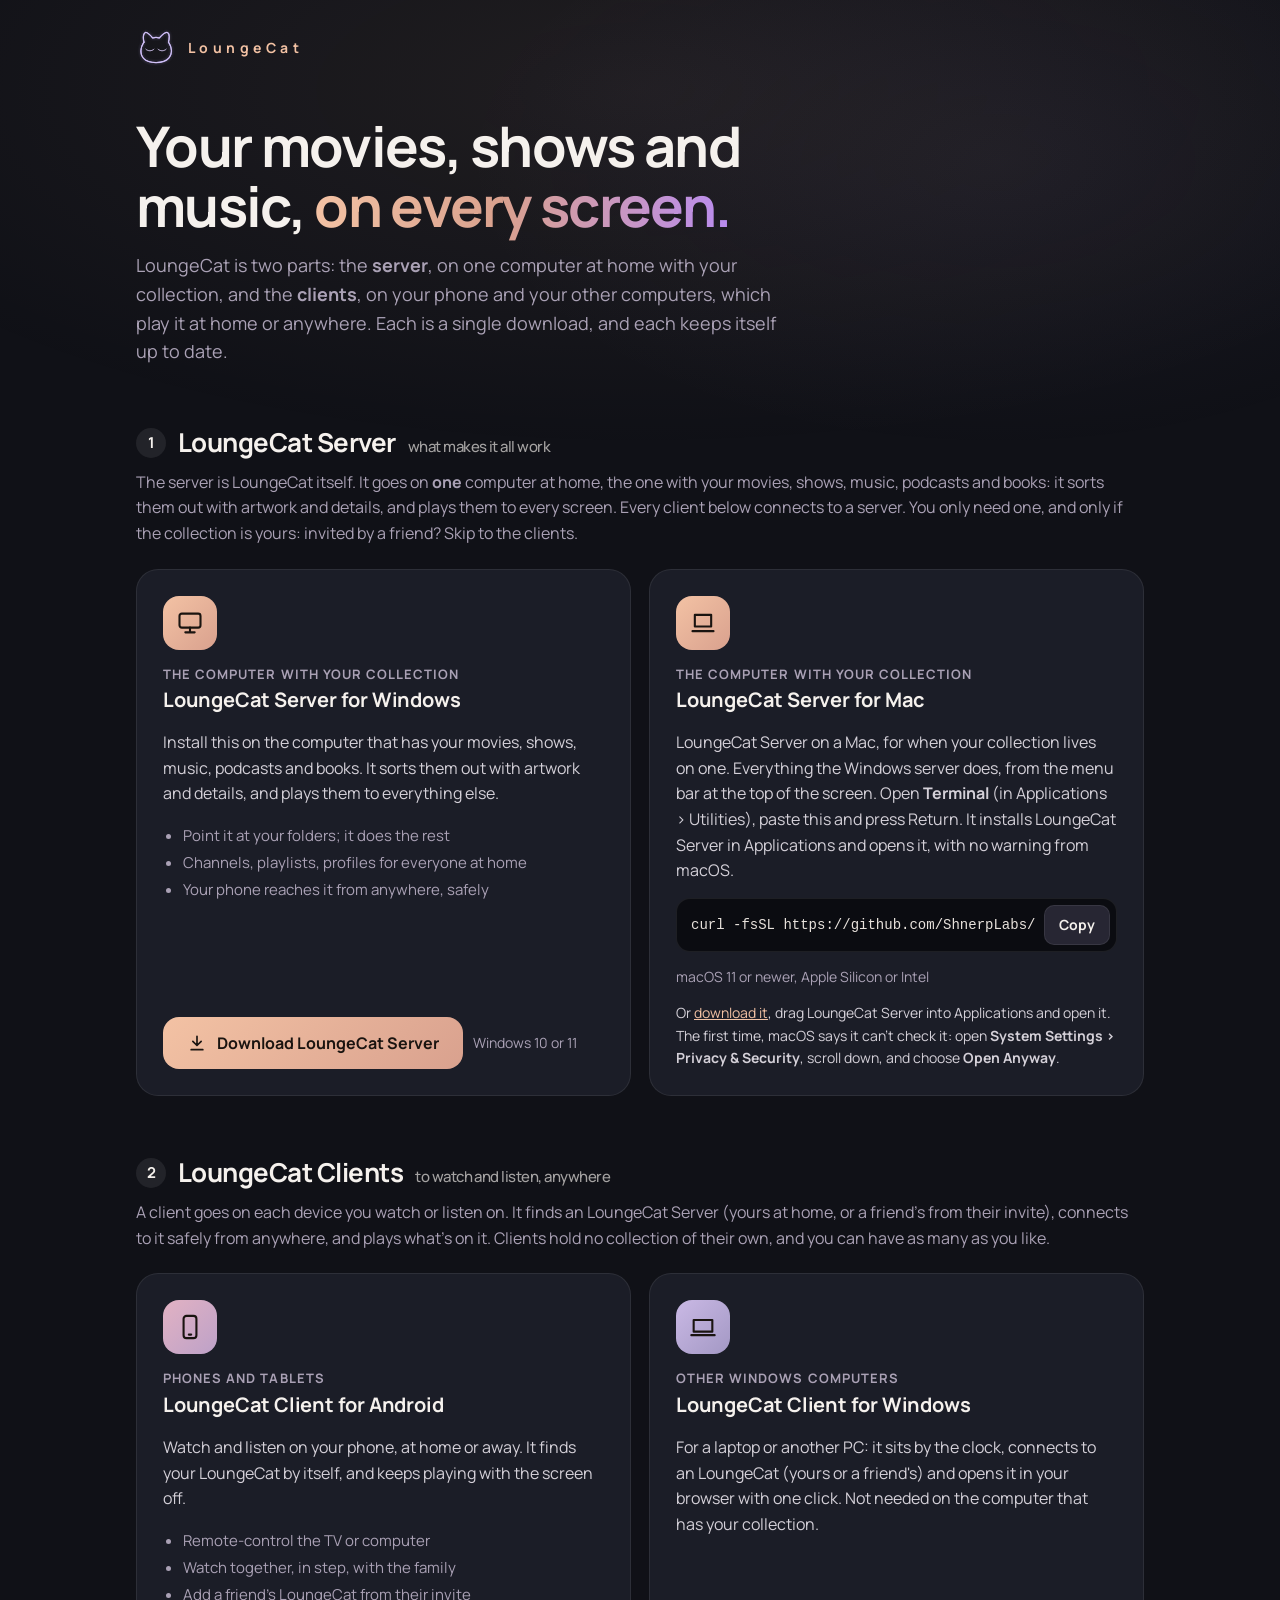
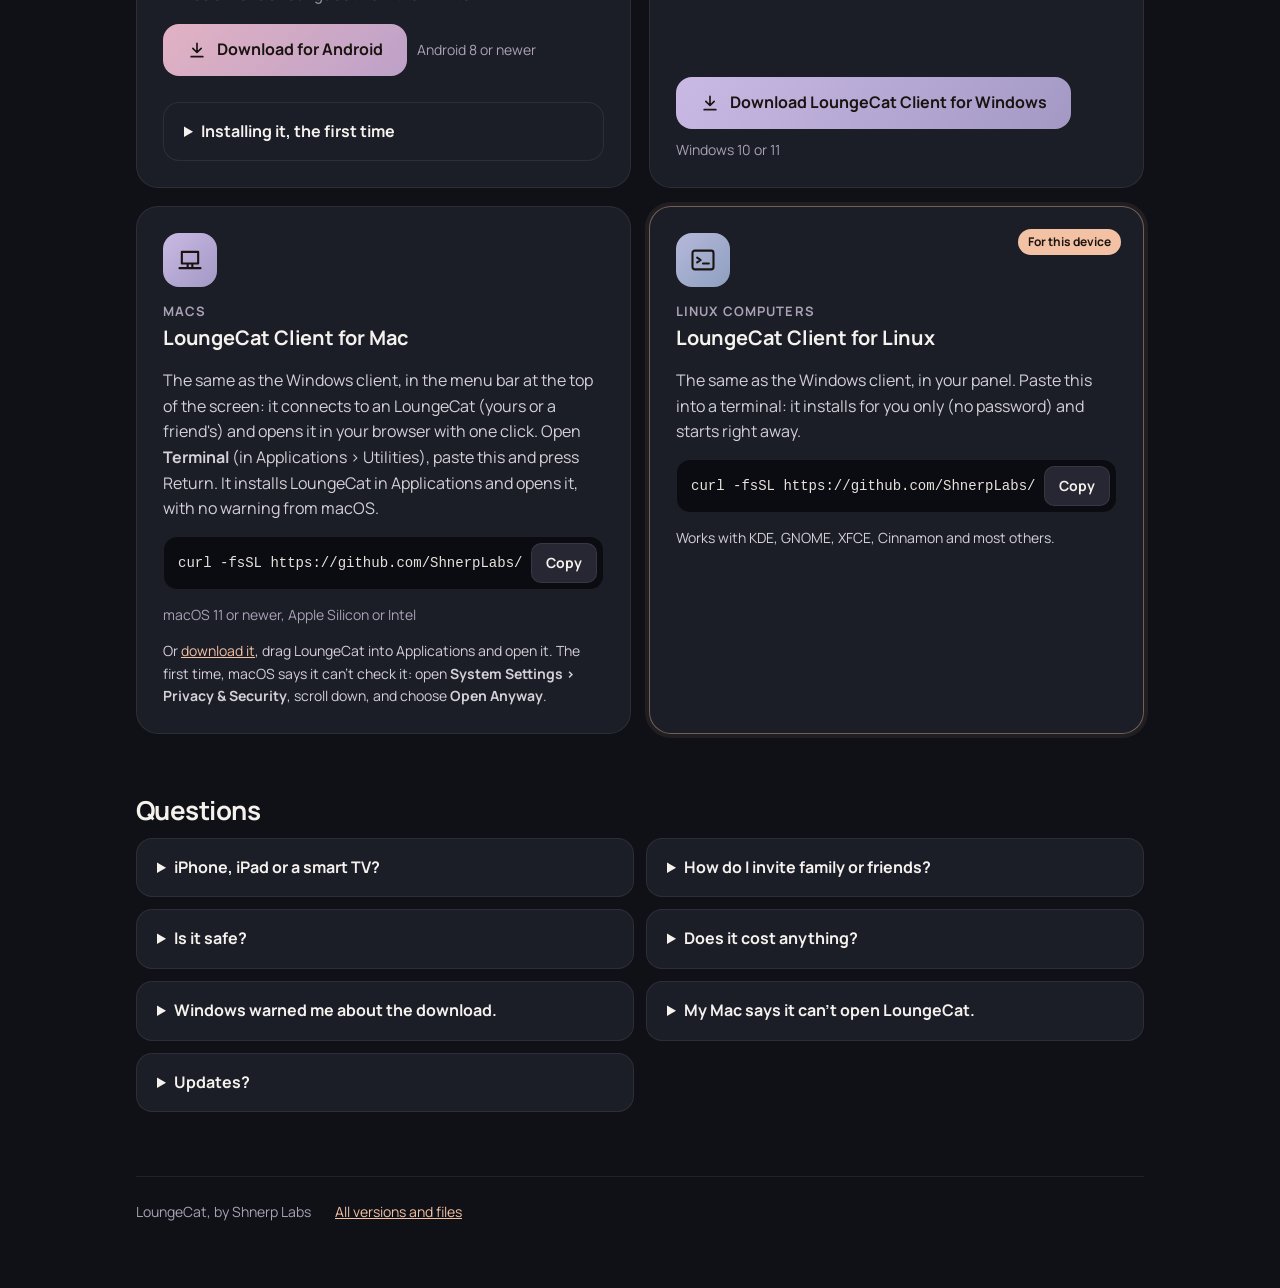
<file: index.html>
<!doctype html>
<html lang="en">
<head>
<meta charset="utf-8">
<meta name="viewport" content="width=device-width, initial-scale=1">
<title>Get LoungeCat</title>
<meta name="description" content="LoungeCat plays your own movies, shows, music, podcasts and books on every screen. Download the server and the clients here.">
<link rel="icon" href="loungecat-64.png">
<link rel="stylesheet" href="site.css">
</head>
<body>
<main>
 <header><img src="loungecat-mark.svg" alt=""><b>LoungeCat</b></header>

 <h1>Your movies, shows and music, <em>on every screen.</em></h1>
 <p class="lead">LoungeCat is two parts: the <b>server</b>, on one computer at home with your collection, and
  the <b>clients</b>, on your phone and your other computers, which play it at home or anywhere. Each is a single download,
  and each keeps itself up to date.</p>
 <p class="version" id="version" hidden></p>

 <div class="part" id="part-server">
 <h2 class="step"><span class="step-n">1</span>LoungeCat Server <small>what makes it all work</small></h2>
 <p class="section-note">The server is LoungeCat itself. It goes on <b>one</b> computer at home, the one with your movies,
  shows, music, podcasts and books: it sorts them out with artwork and details, and plays them to every screen. Every
  client below connects to a server. You only need one, and only if the collection is yours: invited by a friend? Skip
  to the clients.</p>
 <div class="apps">
  <section class="app" data-for="windows" aria-labelledby="t-server">
   <div class="icon dawn"><svg viewBox="0 0 24 24" fill="none" stroke="currentColor" stroke-width="1.8" stroke-linecap="round" stroke-linejoin="round"><rect x="3" y="4" width="18" height="12" rx="2"/><path d="M8 20h8M12 16v4"/></svg></div>
   <div><p class="who">The computer with your collection</p><h3 id="t-server">LoungeCat Server for Windows</h3></div>
   <p>Install this on the computer that has your movies, shows, music, podcasts and books. It sorts them out with artwork
    and details, and plays them to everything else.</p>
   <ul><li>Point it at your folders; it does the rest</li><li>Channels, playlists, profiles for everyone at home</li>
    <li>Your phone reaches it from anywhere, safely</li></ul>
   <div class="go"><a class="btn dawn" data-download="server" href="#">
    <svg viewBox="0 0 24 24" fill="none" stroke="currentColor" stroke-width="2" stroke-linecap="round" stroke-linejoin="round"><path d="M12 4v11M7 10l5 5 5-5M5 20h14"/></svg>Download LoungeCat Server</a>
    <span class="small">Windows 10 or 11</span></div>
  </section>
  <section class="app" data-for="mac-server" aria-labelledby="t-mac-server">
   <div class="icon dawn"><svg viewBox="0 0 24 24" fill="none" stroke="currentColor" stroke-width="1.8" stroke-linecap="round" stroke-linejoin="round"><path d="M5 5h14v10H5zM3 19h18"/></svg></div>
   <div><p class="who">The computer with your collection</p><h3 id="t-mac-server">LoungeCat Server for Mac</h3></div>
   <p>LoungeCat Server on a Mac, for when your collection lives on one. Everything the Windows server does, from the
    menu bar at the top of the screen. Open <b>Terminal</b> (in Applications › Utilities), paste this and press Return. It installs LoungeCat Server in Applications and opens it, with no warning from macOS.</p>
   <div class="command"><code id="mac-server-command"></code><button class="btn quiet" data-copy="mac-server" data-said="Copied. Paste it into Terminal.">Copy</button></div>
   <span class="small">macOS 11 or newer, Apple Silicon or Intel</span>
   <p class="small">Or <a data-download="mac-server" href="#">download it</a>, drag LoungeCat Server into Applications and open it. The first time,
    macOS says it can't check it: open <b>System Settings › Privacy &amp; Security</b>, scroll down, and choose <b>Open Anyway</b>.</p>
  </section>
 </div>

 </div>
 <div class="part" id="part-apps">
 <h2 class="step"><span class="step-n">2</span>LoungeCat Clients <small>to watch and listen, anywhere</small></h2>
 <p class="section-note">A client goes on each device you watch or listen on. It finds an LoungeCat Server (yours at home,
  or a friend's from their invite), connects to it safely from anywhere, and plays what's on it. Clients hold no
  collection of their own, and you can have as many as you like.</p>
 <div class="apps">
  <section class="app" data-for="android" aria-labelledby="t-android">
   <div class="icon rose"><svg viewBox="0 0 24 24" fill="none" stroke="currentColor" stroke-width="1.8" stroke-linecap="round" stroke-linejoin="round"><rect x="6.5" y="2.5" width="11" height="19" rx="2.5"/><path d="M11 18.5h2"/></svg></div>
   <div><p class="who">Phones and tablets</p><h3 id="t-android">LoungeCat Client for Android</h3></div>
   <p>Watch and listen on your phone, at home or away. It finds your LoungeCat by itself, and keeps playing with the
    screen off.</p>
   <ul><li>Remote-control the TV or computer</li><li>Watch together, in step, with the family</li>
    <li>Add a friend's LoungeCat from their invite</li></ul>
   <div class="go"><a class="btn rose" data-download="android" href="#">
    <svg viewBox="0 0 24 24" fill="none" stroke="currentColor" stroke-width="2" stroke-linecap="round" stroke-linejoin="round"><path d="M12 4v11M7 10l5 5 5-5M5 20h14"/></svg>Download for Android</a>
    <span class="small">Android 8 or newer</span></div>
   <details><summary>Installing it, the first time</summary><ol>
    <li>Tap <b>Download for Android</b>, then open the file when it's done.</li>
    <li>If your phone asks, allow your browser to install apps (it's a one-time switch), then go back.</li>
    <li>Tap <b>Install</b>. If Google Play Protect asks about it, choose <b>Install anyway</b>: LoungeCat isn't in the
     Play Store, so Google doesn't know it yet.</li>
    <li>Open LoungeCat. At home, it finds your LoungeCat computer and asks you to check a code there.</li>
   </ol></details>
  </section>
  <section class="app" data-for="windows-client" aria-labelledby="t-client">
   <div class="icon violet"><svg viewBox="0 0 24 24" fill="none" stroke="currentColor" stroke-width="1.8" stroke-linecap="round" stroke-linejoin="round"><path d="M4 6h16v10H4zM2 19h20"/></svg></div>
   <div><p class="who">Other Windows computers</p><h3 id="t-client">LoungeCat Client for Windows</h3></div>
   <p>For a laptop or another PC: it sits by the clock, connects to an LoungeCat (yours or a friend's) and opens it in
    your browser with one click. Not needed on the computer that has your collection.</p>
   <div class="go"><a class="btn violet" data-download="client" href="#">
    <svg viewBox="0 0 24 24" fill="none" stroke="currentColor" stroke-width="2" stroke-linecap="round" stroke-linejoin="round"><path d="M12 4v11M7 10l5 5 5-5M5 20h14"/></svg>Download LoungeCat Client for Windows</a>
    <span class="small">Windows 10 or 11</span></div>
  </section>
  <section class="app" data-for="mac" aria-labelledby="t-mac">
   <div class="icon violet"><svg viewBox="0 0 24 24" fill="none" stroke="currentColor" stroke-width="1.8" stroke-linecap="round" stroke-linejoin="round"><path d="M5 5h14v10H5zM3 19h18M10 15v4M14 15v4"/></svg></div>
   <div><p class="who">Macs</p><h3 id="t-mac">LoungeCat Client for Mac</h3></div>
   <p>The same as the Windows client, in the menu bar at the top of the screen: it connects to an LoungeCat (yours or
    a friend's) and opens it in your browser with one click. Open <b>Terminal</b> (in Applications › Utilities), paste this and press Return. It installs LoungeCat in Applications and opens it, with no warning from macOS.</p>
   <div class="command"><code id="mac-command"></code><button class="btn quiet" data-copy="mac" data-said="Copied. Paste it into Terminal.">Copy</button></div>
   <span class="small">macOS 11 or newer, Apple Silicon or Intel</span>
   <p class="small">Or <a data-download="mac" href="#">download it</a>, drag LoungeCat into Applications and open it. The first time,
    macOS says it can't check it: open <b>System Settings › Privacy &amp; Security</b>, scroll down, and choose <b>Open Anyway</b>.</p>
  </section>
  <section class="app" data-for="linux" aria-labelledby="t-linux">
   <div class="icon dusk"><svg viewBox="0 0 24 24" fill="none" stroke="currentColor" stroke-width="1.8" stroke-linecap="round" stroke-linejoin="round"><rect x="3" y="4" width="18" height="16" rx="2"/><path d="M7 10l3 2-3 2M12 15h5"/></svg></div>
   <div><p class="who">Linux computers</p><h3 id="t-linux">LoungeCat Client for Linux</h3></div>
   <p>The same as the Windows client, in your panel. Paste this into a terminal: it installs for you only (no password)
    and starts right away.</p>
   <div class="command"><code id="linux-command"></code><button class="btn quiet" data-copy="linux" data-said="Copied. Paste it into a terminal.">Copy</button></div>
   <p class="small">Works with KDE, GNOME, XFCE, Cinnamon and most others.</p>
  </section>
 </div>
 </div>

 <h2>Questions</h2>
 <div class="faq">
  <details><summary>iPhone, iPad or a smart TV?</summary><p>There's no app for them yet. At home, open LoungeCat in
   the web browser (on an iPhone or iPad, Safari's <b>Share › Add to Home Screen</b> puts it on your home screen like an app): on the LoungeCat computer, <b>Settings › Server › Phones and other devices</b> shows the address to type in. Smart TVs can also
   be sent things from the Android app with <b>Cast</b>.</p></details>
  <details><summary>How do I invite family or friends?</summary><p>On the LoungeCat computer, go to <b>Settings › Server</b>
   and, under <b>Friends</b>, choose <b>Invite a friend</b>. Send them the message it makes. Their link brings them here, gets them
   the right app, and connects it, all in a couple of taps.</p></details>
  <details><summary>Is it safe?</summary><p>Your collection stays on your computer; nothing is uploaded anywhere. Only
   devices you've approved (or invited) can get in, and the connection away from home is encrypted end to end.</p></details>
  <details><summary>Does it cost anything?</summary><p>No. LoungeCat is free, with no accounts and no ads.</p></details>
  <details><summary>Windows warned me about the download.</summary><p>Windows SmartScreen warns about apps it hasn't seen
   much yet. Choose <b>More info</b>, then <b>Run anyway</b>.</p></details>
  <details><summary>My Mac says it can't open LoungeCat.</summary><p>macOS stops apps that aren't from the App Store or a
   paid Apple account when they're downloaded in a browser. The easy way round it: install with the Terminal command above
   (open <b>Terminal</b> from Applications › Utilities, paste, press Return). It puts LoungeCat in Applications and opens it,
   and macOS doesn't ask. With the download instead: open <b>System Settings › Privacy &amp; Security</b>, scroll to the
   message about LoungeCat, and choose <b>Open Anyway</b>, then <b>Open</b>.</p></details>
  <details><summary>Updates?</summary><p>Every LoungeCat app checks for a new version every hour and updates itself
   quietly when nothing is playing. There's nothing to do.</p></details>
 </div>

 <footer><span>LoungeCat, by Shnerp Labs</span><a href="https://github.com/ShnerpLabs/loungecat-releases/releases">All versions and files</a></footer>
</main>
<script src="site.js"></script>
<script>
'use strict';
for (const a of document.querySelectorAll('[data-download]')) a.href = download(a.dataset.download);
document.getElementById('linux-command').textContent = LINUX;
document.getElementById('mac-command').textContent = MAC;
document.getElementById('mac-server-command').textContent = MAC + ' -s -- --server';
// This device's app first, marked.
const mine = { android: 'android', windows: 'windows', linux: 'linux', chromeos: 'android', mac: 'mac' }[platform()];
const card = mine && document.querySelector(`.app[data-for="${mine}"]`);
if (card) {
  const tag = document.createElement('span'); tag.className = 'tag'; tag.textContent = 'For this device'; card.prepend(tag);
  card.classList.add('here');
  // On a phone the app comes first, the server (for a computer) after it.
  if (mine === 'android') { card.parentElement.prepend(card); document.getElementById('part-server').before(document.getElementById('part-apps')); }
}
showVersion(document.getElementById('version'));
</script>
</body>
</html>
</file>
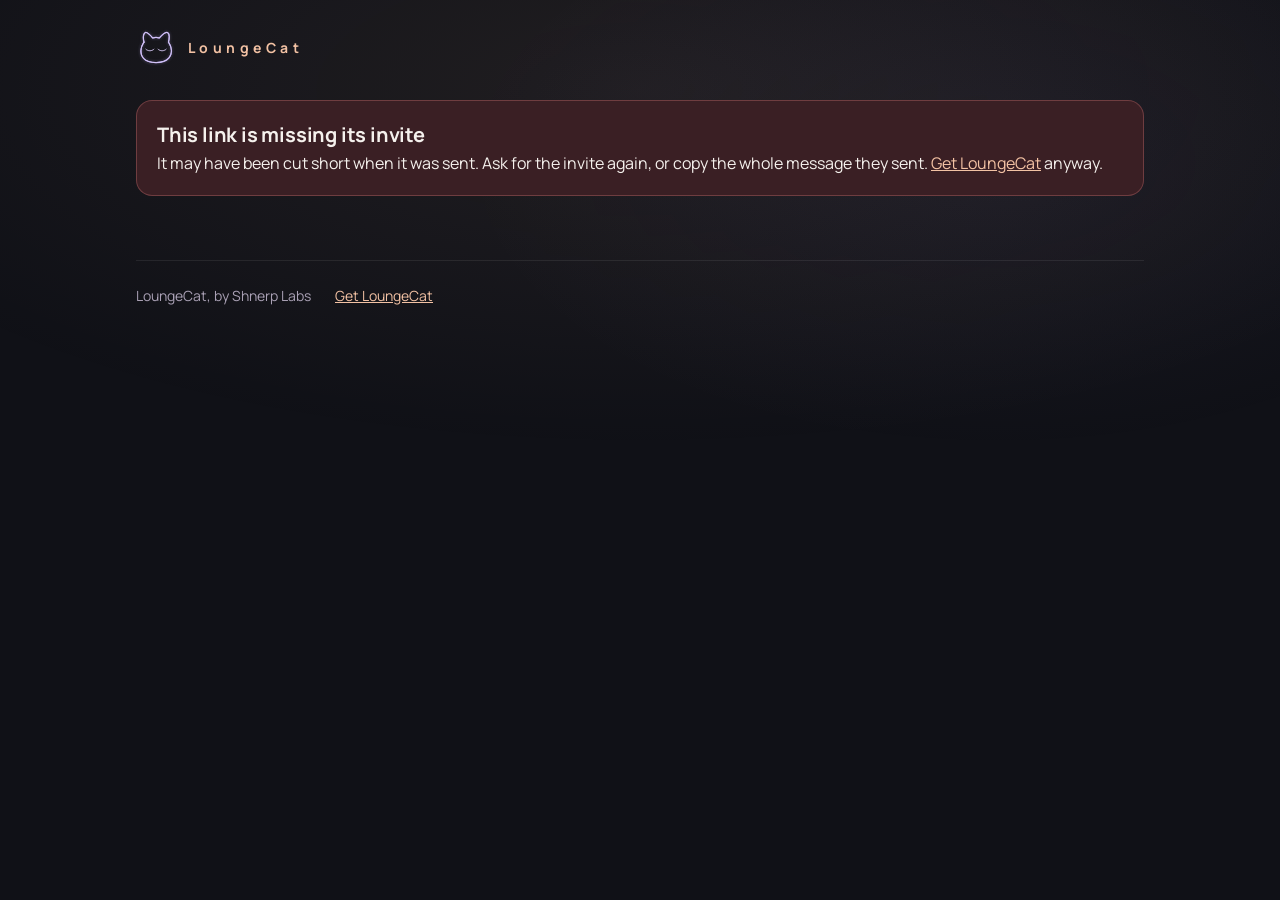
<file: join.html>
<!doctype html>
<html lang="en">
<head>
<meta charset="utf-8">
<meta name="viewport" content="width=device-width, initial-scale=1">
<title>Join LoungeCat</title>
<meta name="description" content="You've been invited to someone's LoungeCat. Get the app and connect in a couple of taps.">
<meta name="referrer" content="no-referrer">
<link rel="icon" href="loungecat-64.png">
<link rel="stylesheet" href="site.css">
</head>
<body>
<main>
 <header><img src="loungecat-mark.svg" alt=""><b>LoungeCat</b></header>

 <div id="broken" class="problem" hidden>
  <h3>This link is missing its invite</h3>
  <p>It may have been cut short when it was sent. Ask for the invite again, or copy the whole message they sent.
   <a href="./">Get LoungeCat</a> anyway.</p>
 </div>

 <div id="welcome" hidden>
  <div class="invited"><div class="mark" id="initial">A</div>
   <div><h2 id="invited-to">You're invited</h2>
    <p>Movies, shows and music from their collection, on your phone or computer, wherever you are.</p></div></div>

  <p class="section-note" id="pick-note">Two steps on this device:</p>

  <!-- Android -->
  <ol class="steps" data-for="android" hidden>
   <li><h3>Get LoungeCat for Android</h3>
    <p>Download it, open the file and tap Install. It's free, and not in the Play Store, so your phone asks first.</p>
    <a class="btn rose" data-download="android" href="#">
     <svg viewBox="0 0 24 24" fill="none" stroke="currentColor" stroke-width="2" stroke-linecap="round" stroke-linejoin="round"><path d="M12 4v11M7 10l5 5 5-5M5 20h14"/></svg>Download LoungeCat</a>
    <details><summary>Help with installing</summary><ol>
     <li>When the download is done, tap it (or find it in <b>Files › Downloads</b>).</li>
     <li>If your phone asks, allow your browser to install apps, then go back.</li>
     <li>Tap <b>Install</b>. If Google Play Protect asks about it, choose <b>Install anyway</b>.</li>
     <li>Come back to this page for step 2.</li>
    </ol></details></li>
   <li><h3>Open your invite</h3>
    <p>LoungeCat opens, ready to add <b class="their-name">it</b>. Tap <b>Add</b>, and you're in.</p>
    <a class="btn violet invite-link" href="#">Open my invite in LoungeCat</a>
    <p class="small" style="margin-top:12px">Nothing happens? Open LoungeCat, choose <b>Add a server › A friend's LoungeCat</b>,
     and paste this: <button class="btn quiet copy-invite" style="min-height:36px;padding:0 12px;font-size:14px">Copy the invite</button></p></li>
  </ol>

  <!-- Windows -->
  <ol class="steps" data-for="windows" hidden>
   <li><h3>Get the LoungeCat Client for Windows</h3>
    <p>Download it and run it. It installs in a few seconds and sits by the clock. If Windows warns about it, choose
     <b>More info › Run anyway</b>.</p>
    <a class="btn violet" data-download="client" href="#">
     <svg viewBox="0 0 24 24" fill="none" stroke="currentColor" stroke-width="2" stroke-linecap="round" stroke-linejoin="round"><path d="M12 4v11M7 10l5 5 5-5M5 20h14"/></svg>Download LoungeCat Client for Windows</a></li>
   <li><h3>Open your invite</h3>
    <p>Your browser asks to open LoungeCat: say yes. It adds <b class="their-name">it</b> and opens it.</p>
    <a class="btn dawn invite-link" href="#">Open my invite in LoungeCat</a>
    <p class="small" style="margin-top:12px">Or right-click LoungeCat by the clock, choose <b>Add a friend's server</b> after
     copying this: <button class="btn quiet copy-invite" style="min-height:36px;padding:0 12px;font-size:14px">Copy the invite</button></p></li>
  </ol>

  <!-- Mac -->
  <ol class="steps" data-for="mac" hidden>
   <li><h3>Install and join, in one go</h3>
    <p>Open <b>Terminal</b> (in Applications › Utilities), paste this and press Return. It installs LoungeCat in
     Applications, adds <b class="their-name">it</b> and opens it, with no warning from macOS.</p>
    <div class="command"><code id="mac-join"></code><button class="btn quiet" id="copy-mac">Copy</button></div>
    <p class="small" style="margin-top:12px">Or <a data-download="mac" href="#">download LoungeCat for Mac</a>, drag it into
     Applications and open it (the first time, choose <b>Open Anyway</b> in <b>System Settings › Privacy &amp; Security</b>),
     then:</p></li>
   <li><h3>Open your invite</h3>
    <p>LoungeCat is in the menu bar at the top of the screen. Your browser asks to open it: say yes. It adds
     <b class="their-name">it</b> and opens it.</p>
    <a class="btn dawn invite-link" href="#">Open my invite in LoungeCat</a>
    <p class="small" style="margin-top:12px">Or copy this, then click LoungeCat in the menu bar and choose <b>Add a friend's server</b>:
     <button class="btn quiet copy-invite" style="min-height:36px;padding:0 12px;font-size:14px">Copy the invite</button></p></li>
  </ol>

  <!-- Linux -->
  <ol class="steps" data-for="linux" hidden>
   <li><h3>Install and join, in one go</h3>
    <p>Paste this into a terminal. It installs the LoungeCat Client for you only (no password), adds <b class="their-name">it</b>
     and opens it.</p>
    <div class="command"><code id="linux-join"></code><button class="btn quiet" id="copy-linux">Copy</button></div></li>
  </ol>

  <!-- Nothing for this device yet -->
  <div data-for="none" hidden>
   <div class="problem"><h3>No LoungeCat Client for this device yet</h3>
    <p>LoungeCat has apps for Android phones and tablets, and for Windows, Mac and Linux computers. Open this same link on
     one of them. (An iPhone app is on the way.)</p></div>
  </div>

  <p class="small" style="margin-top:22px">On another kind of device?
   <button class="btn quiet" data-show="android" style="min-height:36px;padding:0 12px;font-size:14px">Android</button>
   <button class="btn quiet" data-show="windows" style="min-height:36px;padding:0 12px;font-size:14px">Windows</button>
   <button class="btn quiet" data-show="mac" style="min-height:36px;padding:0 12px;font-size:14px">Mac</button>
   <button class="btn quiet" data-show="linux" style="min-height:36px;padding:0 12px;font-size:14px">Linux</button></p>

  <details><summary>What is this?</summary><ul>
   <li>LoungeCat plays a collection of movies, shows, music, podcasts and books from someone's own computer.</li>
   <li>This invite lets one of your devices connect to theirs, from anywhere. It works once; ask for another for each device.</li>
   <li>The invite stays in this link on your device: this page never sends it anywhere.</li>
   <li>Free, no accounts, no ads. <a href="./">More about the apps</a>.</li>
  </ul></details>
 </div>

 <footer><span>LoungeCat, by Shnerp Labs</span><a href="./">Get LoungeCat</a></footer>
</main>
<script src="site.js"></script>
<script>
'use strict';
// The invite is after the #: browsers never send that part to the website, so it stays on this device.
function readInvite() {
  const text = decodeURIComponent(location.hash.slice(1)).replace(/\s+/g, '');
  const m = /(?:loungecat|afterglow)-invite:([A-Za-z0-9_-]+)/i.exec(text);   // invites sent before the name change too
  if (!m) return null;
  try {
    const raw = m[1].replace(/-/g, '+').replace(/_/g, '/');
    const inv = JSON.parse(new TextDecoder().decode(Uint8Array.from(atob(raw + '='.repeat((4 - raw.length % 4) % 4)), c => c.charCodeAt(0))));
    if (!inv || !inv.host || !inv.port || String(inv.key || '').length !== 64) return null;
    return { code: m[0], name: String(inv.name || 'their LoungeCat').slice(0, 80) };
  } catch { return null; }
}
const invite = readInvite();
if (!invite) document.getElementById('broken').hidden = false;
else {
  document.getElementById('welcome').hidden = false;
  document.getElementById('invited-to').textContent = `You're invited to ${invite.name}`;
  document.getElementById('initial').textContent = (invite.name.match(/[A-Za-z0-9]/) || ['A'])[0].toUpperCase();
  document.title = `Join ${invite.name} on LoungeCat`;
  for (const b of document.querySelectorAll('.their-name')) b.textContent = invite.name;
  for (const a of document.querySelectorAll('.invite-link')) a.href = invite.code;
  for (const a of document.querySelectorAll('[data-download]')) a.href = download(a.dataset.download);
  const join = `${LINUX} -s -- '${invite.code}'`;
  document.getElementById('linux-join').textContent = join;
  document.getElementById('copy-linux').onclick = () => copy(join, 'Copied. Paste it into a terminal.');
  const macJoin = `${MAC} -s -- '${invite.code}'`;
  document.getElementById('mac-join').textContent = macJoin;
  document.getElementById('copy-mac').onclick = () => copy(macJoin, 'Copied. Paste it into Terminal.');
  for (const b of document.querySelectorAll('.copy-invite')) b.onclick = () => copy(invite.code, 'Invite copied');
  const show = which => {
    for (const el of document.querySelectorAll('[data-for]')) el.hidden = el.dataset.for !== which;
    document.getElementById('pick-note').textContent = which === 'linux' ? 'One step on this computer:' : which === 'none' ? '' : 'Two steps on this device:';
  };
  const here = platform();
  show(here === 'android' || here === 'chromeos' ? 'android' : here === 'windows' ? 'windows' : here === 'mac' ? 'mac' : here === 'linux' ? 'linux' : 'none');
  for (const b of document.querySelectorAll('[data-show]')) b.onclick = () => show(b.dataset.show);
}
</script>
</body>
</html>
</file>
<file: site.css>
/* Get LoungeCat: the download page and the invite page (index.html, join.html). a quiet charcoal and sage palette. */
@font-face{font-family:Manrope;src:url(manrope.ttf) format("truetype");font-weight:200 800;font-display:swap}
:root{color-scheme:dark;--bg:#101117;--panel:#1b1d27;--panel2:#272633;--line:#ffffff14;--text:#f5f1ed;--muted:#aaa1b5;
 --accent:#f3c2a4;--good:#b5d8a8;--radius:22px;
 --dawn:linear-gradient(135deg,#f3c2a4,#d9a18e);--rose:linear-gradient(135deg,#e2b2c3,#bda1c8);
 --violet:linear-gradient(135deg,#cab9e5,#a398c4);--dusk:linear-gradient(135deg,#b6b9da,#8e9fc0);--sea:linear-gradient(135deg,#b0c6c1,#93afb2)}
*{box-sizing:border-box}
html{-webkit-text-size-adjust:100%}
body{margin:0;background:var(--bg);color:var(--text);font:16px/1.6 Manrope,"Segoe UI",system-ui,sans-serif;overflow-x:hidden}
body:before{content:"";position:fixed;inset:-30vh -20vw auto;height:80vh;background:radial-gradient(closest-side,#f3c2a412,transparent),radial-gradient(closest-side at 70% 60%,#b5a0dc0f,transparent);pointer-events:none;z-index:-1}
a{color:var(--accent)}
main{max-width:1040px;margin:0 auto;padding:0 16px 64px}
header{display:flex;align-items:center;gap:12px;padding:28px 0 8px}
header img{width:40px;height:40px}
header b{letter-spacing:.32em;font-size:14px;font-weight:700;color:var(--accent)}
h1{font-size:clamp(34px,6vw,56px);line-height:1.08;letter-spacing:-.03em;margin:40px 0 14px;font-weight:700;max-width:760px}
h1 em{font-style:normal;background:linear-gradient(90deg,#f3c2a4,#d9a18e 45%,#b98cf0);-webkit-background-clip:text;background-clip:text;color:transparent}
h2{font-size:26px;letter-spacing:-.02em;margin:56px 0 6px}
h3{font-size:20px;margin:0;letter-spacing:-.01em}
p{margin:0}
.lead{font-size:18px;color:var(--muted);max-width:640px}
.version{display:inline-flex;gap:8px;align-items:center;margin-top:22px;font-size:14px;color:var(--muted);background:var(--panel);border:1px solid var(--line);border-radius:999px;padding:6px 14px}
.version:before{content:"";width:8px;height:8px;border-radius:50%;background:var(--good)}
.section-note{color:var(--muted);margin-bottom:22px}
.apps{display:grid;grid-template-columns:repeat(2,minmax(0,1fr));gap:18px}
.app{position:relative;background:var(--panel);border:1px solid var(--line);border-radius:var(--radius);padding:26px;display:flex;flex-direction:column;gap:14px;min-width:0}
.app.here{border-color:#f3c2a466;box-shadow:0 0 0 4px #f3c2a414}
.app .tag{position:absolute;top:22px;right:22px;font-size:12px;font-weight:700;color:#1a1410;background:var(--accent);padding:3px 10px;border-radius:999px}
.app .icon{width:54px;height:54px;border-radius:16px;display:grid;place-items:center;color:#1a1410}
.app .icon svg{width:28px;height:28px}
.app .who{font-size:13px;font-weight:700;letter-spacing:.08em;text-transform:uppercase;color:var(--muted)}
.app p{color:#d4d0d8}
.app ul{margin:0;padding-left:20px;color:var(--muted);font-size:15px}
.app li{margin:3px 0}
.app .go{margin-top:auto;display:flex;flex-wrap:wrap;gap:10px;align-items:center}
.btn{display:inline-flex;align-items:center;justify-content:center;gap:10px;min-height:52px;padding:0 24px;border-radius:16px;border:0;font:inherit;font-weight:700;font-size:16px;text-decoration:none;cursor:pointer;color:#1a1410;transition:transform .15s,filter .15s}
.btn:hover{filter:brightness(1.06);transform:translateY(-1px)}
.btn:active{transform:none}
.btn svg{width:20px;height:20px}
.btn.quiet{background:var(--panel2);color:var(--text);border:1px solid var(--line)}
.btn:focus-visible,a:focus-visible{outline:3px solid var(--accent);outline-offset:3px}
.small{font-size:14px;color:var(--muted)}
.dawn{background:var(--dawn)}.rose{background:var(--rose)}.violet{background:var(--violet)}.dusk{background:var(--dusk)}.sea{background:var(--sea)}
.command{display:flex;gap:8px;align-items:stretch;background:#0b0c11;border:1px solid var(--line);border-radius:14px;padding:6px 6px 6px 14px;min-width:0}
.command code{flex:1;min-width:0;overflow-x:auto;white-space:nowrap;font:14px/40px ui-monospace,Consolas,monospace;color:#e8e2dc;scrollbar-width:thin}
.command button{flex-shrink:0;min-height:40px;padding:0 14px;border-radius:10px;font-size:14px}
.steps{counter-reset:step;list-style:none;margin:0;padding:0;display:grid;gap:14px}
.steps>li{counter-increment:step;position:relative;background:var(--panel);border:1px solid var(--line);border-radius:var(--radius);padding:22px 22px 22px 76px}
.steps>li:before{content:counter(step);position:absolute;left:22px;top:20px;width:38px;height:38px;border-radius:50%;display:grid;place-items:center;font-weight:800;color:#1a1410;background:var(--dawn)}
.steps>li:nth-child(2):before{background:var(--violet)}.steps>li:nth-child(3):before{background:var(--dusk)}
.steps h3{margin-bottom:6px}
.steps p{color:#d4d0d8;margin-bottom:14px}
.steps p:last-child{margin-bottom:0}
details{background:var(--panel);border:1px solid var(--line);border-radius:16px;padding:16px 20px;margin-top:12px}
details summary{cursor:pointer;font-weight:700}
details ol,details ul{color:#d4d0d8;margin:12px 0 0;padding-left:22px}
details li{margin:6px 0}
.faq{display:grid;grid-template-columns:repeat(2,minmax(0,1fr));gap:12px}
.faq details{margin:0}
.faq p{color:#d4d0d8;margin-top:10px}
.invited{background:linear-gradient(135deg,#2a1f22,#1f1d2c);border:1px solid #f3c2a433;border-radius:var(--radius);padding:24px;margin:28px 0;display:flex;gap:18px;align-items:center}
.invited .mark{width:64px;height:64px;flex-shrink:0;border-radius:18px;background:var(--dawn);display:grid;place-items:center;font-weight:800;font-size:28px;color:#1a1410}
.invited h2{margin:0 0 4px;font-size:24px}
.invited p{color:var(--muted)}
.problem{background:#3a1f24;border:1px solid #ff8f8f44;border-radius:16px;padding:18px 20px;margin:24px 0}
.toast{position:fixed;left:50%;bottom:24px;transform:translateX(-50%) translateY(20px);opacity:0;background:#2d3a2c;color:#e3f2da;border:1px solid #b5d8a855;border-radius:12px;padding:12px 18px;transition:.2s;pointer-events:none;max-width:calc(100% - 32px)}
.toast.on{opacity:1;transform:translateX(-50%)}
footer{margin-top:64px;padding-top:24px;border-top:1px solid var(--line);color:var(--muted);font-size:14px;display:flex;flex-wrap:wrap;gap:8px 24px}
[hidden]{display:none!important}
@media(max-width:760px){.apps,.faq{grid-template-columns:minmax(0,1fr)}.app{padding:22px}.app .tag{top:18px;right:18px}
 h1{margin-top:28px}.steps>li{padding:20px 18px 20px 66px}.steps>li:before{left:16px;width:34px;height:34px}.invited{flex-direction:column;align-items:flex-start}
 .btn{width:100%}.app .go .btn{width:100%}.btn[data-show]{width:auto}}
@media(prefers-reduced-motion:reduce){*{transition:none!important}}

/* The two parts: the server, then the apps */
h2.step{display:flex;align-items:baseline;gap:12px;flex-wrap:wrap}
h2.step small{font-size:15px;font-weight:500;opacity:.65}
.step-n{display:inline-grid;place-items:center;width:30px;height:30px;border-radius:50%;background:rgba(255,255,255,.08);font-size:15px;flex:none;align-self:center}
.app.soon{opacity:.75}.btn.disabled{opacity:.55;cursor:default;pointer-events:none}
</file>
